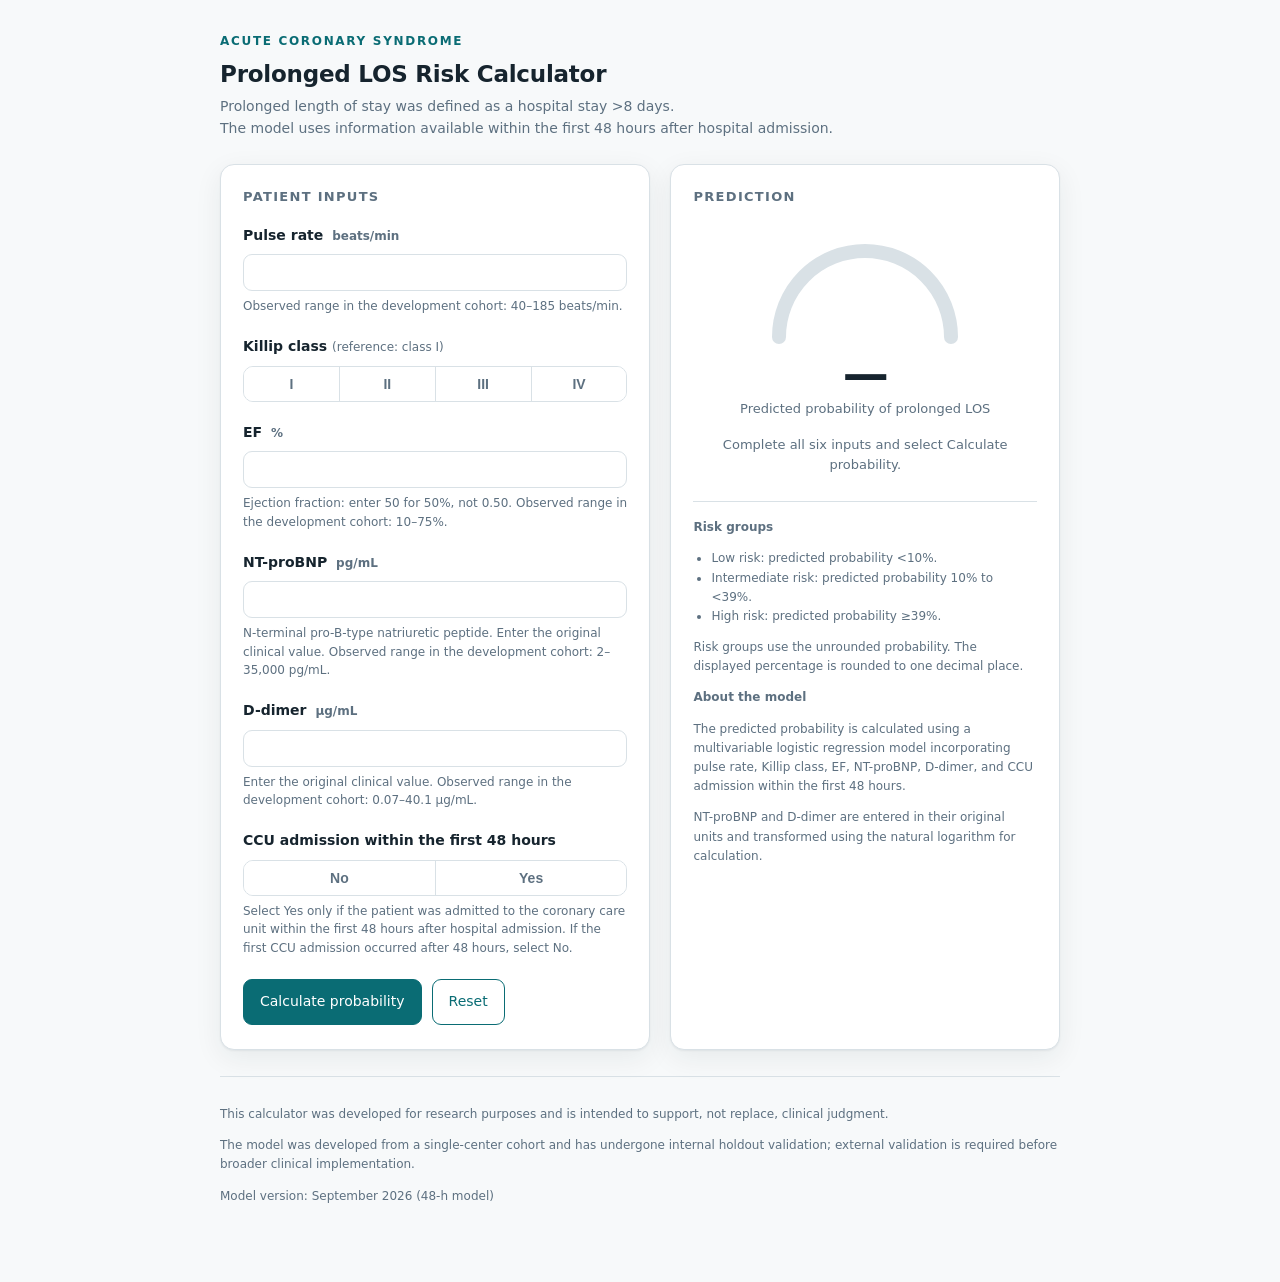
<file: index.html>
<!DOCTYPE html>
<html lang="en">
<head>
<meta charset="UTF-8">
<meta name="viewport" content="width=device-width, initial-scale=1.0">
<title>Prolonged LOS Risk Calculator — ACS</title>
<link rel="icon" href="data:image/svg+xml,%3Csvg xmlns='http://www.w3.org/2000/svg' viewBox='0 0 32 32'%3E%3Crect width='32' height='32' rx='6' fill='%230a6c74'/%3E%3Cpath d='M14 7h4v7h7v4h-7v7h-4v-7H7v-4h7z' fill='white'/%3E%3C/svg%3E">
<style>
  :root{
    --ink:#16242e;
    --muted:#5d7080;
    --line:#d9e1e6;
    --paper:#f7f9fa;
    --card:#ffffff;
    --accent:#0a6c74;       /* deep teal — clinical, not corporate blue */
    --accent-soft:#e3f0f0;
    --low:#2f8f5b;
    --mid:#c98a13;
    --high:#c0392b;
    --shadow:0 1px 2px rgba(16,36,46,.06),0 8px 28px rgba(16,36,46,.07);
  }
  *{box-sizing:border-box}
  body{
    margin:0;background:var(--paper);color:var(--ink);
    font-family:"Segoe UI",-apple-system,system-ui,"Helvetica Neue",Arial,"PingFang SC","Microsoft YaHei",sans-serif;
    line-height:1.55;
    -webkit-font-smoothing:antialiased;
  }
  .wrap{max-width:880px;margin:0 auto;padding:32px 20px 64px}
  header{margin-bottom:20px}
  .eyebrow{font-size:12px;letter-spacing:.14em;text-transform:uppercase;color:var(--accent);font-weight:600}
  h1{font-size:23px;margin:6px 0 4px;font-weight:650;letter-spacing:-.01em}
  .sub{color:var(--muted);font-size:14px;margin:0}
  .grid{display:grid;grid-template-columns:1.05fr .95fr;gap:20px;margin-top:24px}
  @media(max-width:760px){.grid{grid-template-columns:1fr}}
  .card{background:var(--card);border:1px solid var(--line);border-radius:14px;padding:22px 22px 24px;box-shadow:var(--shadow)}
  .card h2{font-size:13px;text-transform:uppercase;letter-spacing:.1em;color:var(--muted);margin:0 0 18px;font-weight:600}
  .field{margin-bottom:20px}
  .field:last-child{margin-bottom:0}
  label.lbl{display:block;font-size:14px;font-weight:600;margin-bottom:8px}
  .hint{font-size:12px;color:var(--muted);font-weight:400}
  /* segmented control */
  .seg{display:flex;border:1px solid var(--line);border-radius:10px;overflow:hidden}
  .seg button{flex:1;border:0;background:var(--card);padding:9px 0;font-size:14px;font-weight:600;color:var(--muted);cursor:pointer;transition:.15s}
  .seg button+button{border-left:1px solid var(--line)}
  .seg button[aria-pressed="true"]{background:var(--accent);color:#fff}
  .seg button:focus-visible{outline:2px solid var(--accent);outline-offset:-2px}
  /* slider row */
  .sliderrow{display:flex;align-items:center;gap:14px}
  input[type=range]{flex:1;accent-color:var(--accent)}
  .numbox{width:92px}
  input[type=number]{
    width:100%;padding:9px 10px;border:1px solid var(--line);border-radius:9px;font-size:15px;color:var(--ink);
    font-variant-numeric:tabular-nums;
  }
  input[type=number]:focus{outline:2px solid var(--accent);outline-offset:-1px;border-color:var(--accent)}
  .unit{font-size:12px;color:var(--muted);margin-left:4px}
  /* result */
  .result{display:flex;flex-direction:column;align-items:center;text-align:center;padding-top:6px}
  .gauge{position:relative;width:200px;height:110px;margin:6px 0 4px}
  .pct{font-size:46px;font-weight:700;letter-spacing:-.02em;font-variant-numeric:tabular-nums;line-height:1}
  .pctlabel{font-size:13px;color:var(--muted);margin-top:2px}
  .band{display:inline-block;margin-top:14px;padding:5px 14px;border-radius:999px;font-size:13px;font-weight:600}
  .logitline{margin-top:18px;font-size:12.5px;color:var(--muted);font-variant-numeric:tabular-nums;text-align:center}
  .logitline b{color:var(--ink);font-weight:600}
  .foot{margin-top:26px;font-size:12px;color:var(--muted);border-top:1px solid var(--line);padding-top:16px;line-height:1.6}
  .foot code{background:var(--accent-soft);color:var(--accent);padding:1px 5px;border-radius:5px;font-size:11.5px}

  .field-note{margin:6px 0 0;font-size:12px;color:var(--muted)}
  .field-error{margin:6px 0 0;font-size:12px;color:#a02f24}
  [aria-invalid="true"]{border-color:#a02f24!important}
  .extrapolation{margin:6px 0 0;font-size:12px;color:#805d0d}
  .error-summary{font-size:13px;color:#a02f24;margin-bottom:12px}
  .actions{display:flex;gap:10px;margin-top:22px;flex-wrap:wrap}
  .actions button{padding:11px 16px;border-radius:9px;border:1px solid var(--accent);font:inherit;font-size:14px;cursor:pointer}
  .primary{background:var(--accent);color:white}.secondary{background:white;color:var(--accent)}
  .actions button:focus-visible{outline:2px solid var(--accent);outline-offset:3px}
  .result-status{font-size:13px;color:var(--muted);margin:16px 0 0}
  .risk-definition{font-size:13px;color:var(--muted);margin-top:8px}
  .risk-guide{padding-left:18px;margin-bottom:0}
  [hidden]{display:none!important}
  @media(max-width:400px){.wrap{padding:20px 12px 40px}.card{padding:18px 16px}.grid{gap:16px}h1{font-size:21px}}
</style>
</head>
<body>
<div class="wrap">
  <header>
    <div class="eyebrow">Acute Coronary Syndrome</div>
    <h1>Prolonged LOS Risk Calculator</h1>
    <p class="sub">Prolonged length of stay was defined as a hospital stay &gt;8 days.</p>
    <p class="sub">The model uses information available within the first 48 hours after hospital admission.</p>
  </header>
  <div class="grid">
    <form class="card" id="calculator" novalidate>
      <h2>Patient inputs</h2>
      <div class="error-summary" id="error-summary" role="alert" hidden></div>
      <div class="field">
        <label class="lbl" for="pulseRate">Pulse rate <span class="unit">beats/min</span></label>
        <input type="number" id="pulseRate" step="any" inputmode="decimal" required aria-describedby="pulseRate-note pulseRate-error pulseRate-warning">
        <p class="field-note" id="pulseRate-note">Observed range in the development cohort: 40–185 beats/min.</p>
        <p class="field-error" id="pulseRate-error" hidden></p><p class="extrapolation" id="pulseRate-warning" hidden></p>
      </div>
      <div class="field">
        <label class="lbl" id="killip-label">Killip class <span class="hint">(reference: class I)</span></label>
        <div class="seg" id="killipClass" role="group" aria-labelledby="killip-label" aria-describedby="killipClass-error">
          <button type="button" data-v="I" aria-pressed="false">I</button>
          <button type="button" data-v="II" aria-pressed="false">II</button>
          <button type="button" data-v="III" aria-pressed="false">III</button>
          <button type="button" data-v="IV" aria-pressed="false">IV</button>
        </div>
        <p class="field-error" id="killipClass-error" hidden></p>
      </div>
      <div class="field">
        <label class="lbl" for="ef">EF <span class="unit">%</span></label>
        <input type="number" id="ef" step="any" inputmode="decimal" required aria-describedby="ef-note ef-error ef-warning">
        <p class="field-note" id="ef-note">Ejection fraction: enter 50 for 50%, not 0.50. Observed range in the development cohort: 10–75%.</p>
        <p class="field-error" id="ef-error" hidden></p><p class="extrapolation" id="ef-warning" hidden></p>
      </div>
      <div class="field">
        <label class="lbl" for="ntProBNP">NT-proBNP <span class="unit">pg/mL</span></label>
        <input type="number" id="ntProBNP" step="any" inputmode="decimal" required aria-describedby="ntProBNP-note ntProBNP-error ntProBNP-warning">
        <p class="field-note" id="ntProBNP-note">N-terminal pro-B-type natriuretic peptide. Enter the original clinical value. Observed range in the development cohort: 2–35,000 pg/mL.</p>
        <p class="field-error" id="ntProBNP-error" hidden></p><p class="extrapolation" id="ntProBNP-warning" hidden></p>
      </div>
      <div class="field">
        <label class="lbl" for="dDimer">D-dimer <span class="unit">μg/mL</span></label>
        <input type="number" id="dDimer" step="any" inputmode="decimal" required aria-describedby="dDimer-note dDimer-error dDimer-warning">
        <p class="field-note" id="dDimer-note">Enter the original clinical value. Observed range in the development cohort: 0.07–40.1 μg/mL.</p>
        <p class="field-error" id="dDimer-error" hidden></p><p class="extrapolation" id="dDimer-warning" hidden></p>
      </div>
      <div class="field">
        <label class="lbl" id="ccu-label">CCU admission within the first 48 hours</label>
        <div class="seg" id="ccuWithin48h" role="group" aria-labelledby="ccu-label" aria-describedby="ccu-note ccuWithin48h-error">
          <button type="button" data-v="No" aria-pressed="false">No</button>
          <button type="button" data-v="Yes" aria-pressed="false">Yes</button>
        </div>
        <p class="field-note" id="ccu-note">Select Yes only if the patient was admitted to the coronary care unit within the first 48 hours after hospital admission. If the first CCU admission occurred after 48 hours, select No.</p>
        <p class="field-error" id="ccuWithin48h-error" hidden></p>
      </div>
      <div class="actions"><button class="primary" type="submit">Calculate probability</button><button class="secondary" type="reset">Reset</button></div>
    </form>
    <section class="card" aria-labelledby="result-title">
      <h2 id="result-title">Prediction</h2>
      <div class="result" aria-live="polite" aria-atomic="true">
        <div class="gauge" aria-hidden="true">
          <svg viewBox="0 0 200 110" width="200" height="110">
            <path d="M14 100 A86 86 0 0 1 186 100" fill="none" stroke="var(--line)" stroke-width="14" stroke-linecap="round"/>
            <path id="arc" d="M14 100 A86 86 0 0 1 186 100" fill="none" stroke="var(--accent)" stroke-width="14" stroke-linecap="round"/>
          </svg>
        </div>
        <div class="pct" id="pct">—</div>
        <div class="pctlabel">Predicted probability of prolonged LOS</div>
        <span class="band" id="band" hidden></span>
        <div class="risk-definition" id="risk-definition" hidden></div>
        <p class="result-status" id="result-status">Complete all six inputs and select Calculate probability.</p>
      </div>
      <div class="foot">
        <strong>Risk groups</strong>
        <ul class="risk-guide"><li>Low risk: predicted probability &lt;10%.</li><li>Intermediate risk: predicted probability 10% to &lt;39%.</li><li>High risk: predicted probability ≥39%.</li></ul>
        <p>Risk groups use the unrounded probability. The displayed percentage is rounded to one decimal place.</p>
        <strong>About the model</strong>
        <p>The predicted probability is calculated using a multivariable logistic regression model incorporating pulse rate, Killip class, EF, NT-proBNP, D-dimer, and CCU admission within the first 48 hours.</p>
        <p>NT-proBNP and D-dimer are entered in their original units and transformed using the natural logarithm for calculation.</p>
      </div>
    </section>
  </div>
  <footer class="foot">
    <p>This calculator was developed for research purposes and is intended to support, not replace, clinical judgment.</p>
    <p>The model was developed from a single-center cohort and has undergone internal holdout validation; external validation is required before broader clinical implementation.</p>
    <p id="model-version">Model version: September 2026 (48-h model)</p>
  </footer>
</div>
<script src="calculator-model.js"></script>
<script>
  'use strict';
  const form = document.getElementById('calculator');
  const numericFields = ['pulseRate', 'ef', 'ntProBNP', 'dDimer'];
  const selections = { killipClass: undefined, ccuWithin48h: undefined };
  const arc = document.getElementById('arc');
  const arcLength = arc.getTotalLength();
  arc.style.strokeDasharray = arcLength;
  arc.style.strokeDashoffset = arcLength;
  document.getElementById('model-version').textContent = 'Model version: ' + ACSModel.VERSION;
  function clearFeedback() {
    document.querySelectorAll('.field-error,.extrapolation,#error-summary').forEach(el => { el.textContent = ''; el.hidden = true; });
    form.querySelectorAll('[aria-invalid]').forEach(el => el.removeAttribute('aria-invalid'));
  }
  function clearResult(message) {
    document.getElementById('pct').textContent = '—';
    document.getElementById('pct').style.color = '';
    document.getElementById('band').hidden = true;
    document.getElementById('risk-definition').hidden = true;
    document.getElementById('result-status').textContent = message;
    arc.style.strokeDashoffset = arcLength;
  }
  function invalidate() {
    clearFeedback();
    clearResult('Inputs changed. Select Calculate probability to update the result.');
  }
  for (const id of numericFields) document.getElementById(id).addEventListener('input', invalidate);
  for (const id of Object.keys(selections)) {
    const group = document.getElementById(id);
    group.addEventListener('click', event => {
      const button = event.target.closest('button'); if (!button) return;
      group.querySelectorAll('button').forEach(b => b.setAttribute('aria-pressed', String(b === button)));
      selections[id] = id === 'ccuWithin48h' ? button.dataset.v === 'Yes' : button.dataset.v;
      invalidate();
    });
  }
  form.addEventListener('submit', event => {
    event.preventDefault(); clearFeedback();
    const input = { ...selections };
    for (const id of numericFields) {
      const field = document.getElementById(id);
      input[id] = field.value.trim() === '' ? '' : field.valueAsNumber;
    }
    try {
      const result = ACSModel.predictProlongedLOS(input);
      const colors = { 'Low risk': '--low', 'Intermediate risk': '--mid', 'High risk': '--high' };
      const definitions = { 'Low risk': 'Predicted probability <10%', 'Intermediate risk': 'Predicted probability 10% to <39%', 'High risk': 'Predicted probability ≥39%' };
      const color = getComputedStyle(document.documentElement).getPropertyValue(colors[result.riskGroup]).trim();
      document.getElementById('pct').textContent = (result.probability * 100).toFixed(1) + '%';
      document.getElementById('pct').style.color = color;
      arc.style.stroke = color; arc.style.strokeDashoffset = arcLength * (1 - result.probability);
      const band = document.getElementById('band');
      band.hidden = false; band.textContent = result.riskGroup; band.style.color = color; band.style.background = color + '1f';
      const definition = document.getElementById('risk-definition');
      definition.hidden = false; definition.textContent = definitions[result.riskGroup];
      document.getElementById('result-status').textContent = result.extrapolatedFields.length ? 'One or more inputs involve extrapolation; see the notes below those inputs.' : '';
      for (const id of result.extrapolatedFields) {
        const warning = document.getElementById(id + '-warning'); warning.hidden = false;
        warning.textContent = 'This value is outside the range observed in the model-development cohort; the prediction therefore involves extrapolation.';
      }
    } catch (error) {
      clearResult('No prediction calculated. Please check the inputs.');
      const summary = document.getElementById('error-summary'); summary.hidden = false;
      summary.textContent = error instanceof ACSModel.CalculatorInputError ? 'Please correct the highlighted inputs.' : error.message;
      if (error.fieldErrors) {
        for (const [id, message] of Object.entries(error.fieldErrors)) {
          document.getElementById(id).setAttribute('aria-invalid', 'true');
          const target = document.getElementById(id + '-error'); target.textContent = message; target.hidden = false;
        }
        const first = document.getElementById(Object.keys(error.fieldErrors)[0]);
        (first.matches('input') ? first : first.querySelector('button')).focus();
      }
    }
  });
  form.addEventListener('reset', () => {
    Object.keys(selections).forEach(key => { selections[key] = undefined; });
    form.querySelectorAll('.seg button').forEach(button => button.setAttribute('aria-pressed', 'false'));
    clearFeedback(); clearResult('Complete all six inputs and select Calculate probability.');
  });
</script>
</body>
</html>
</file>
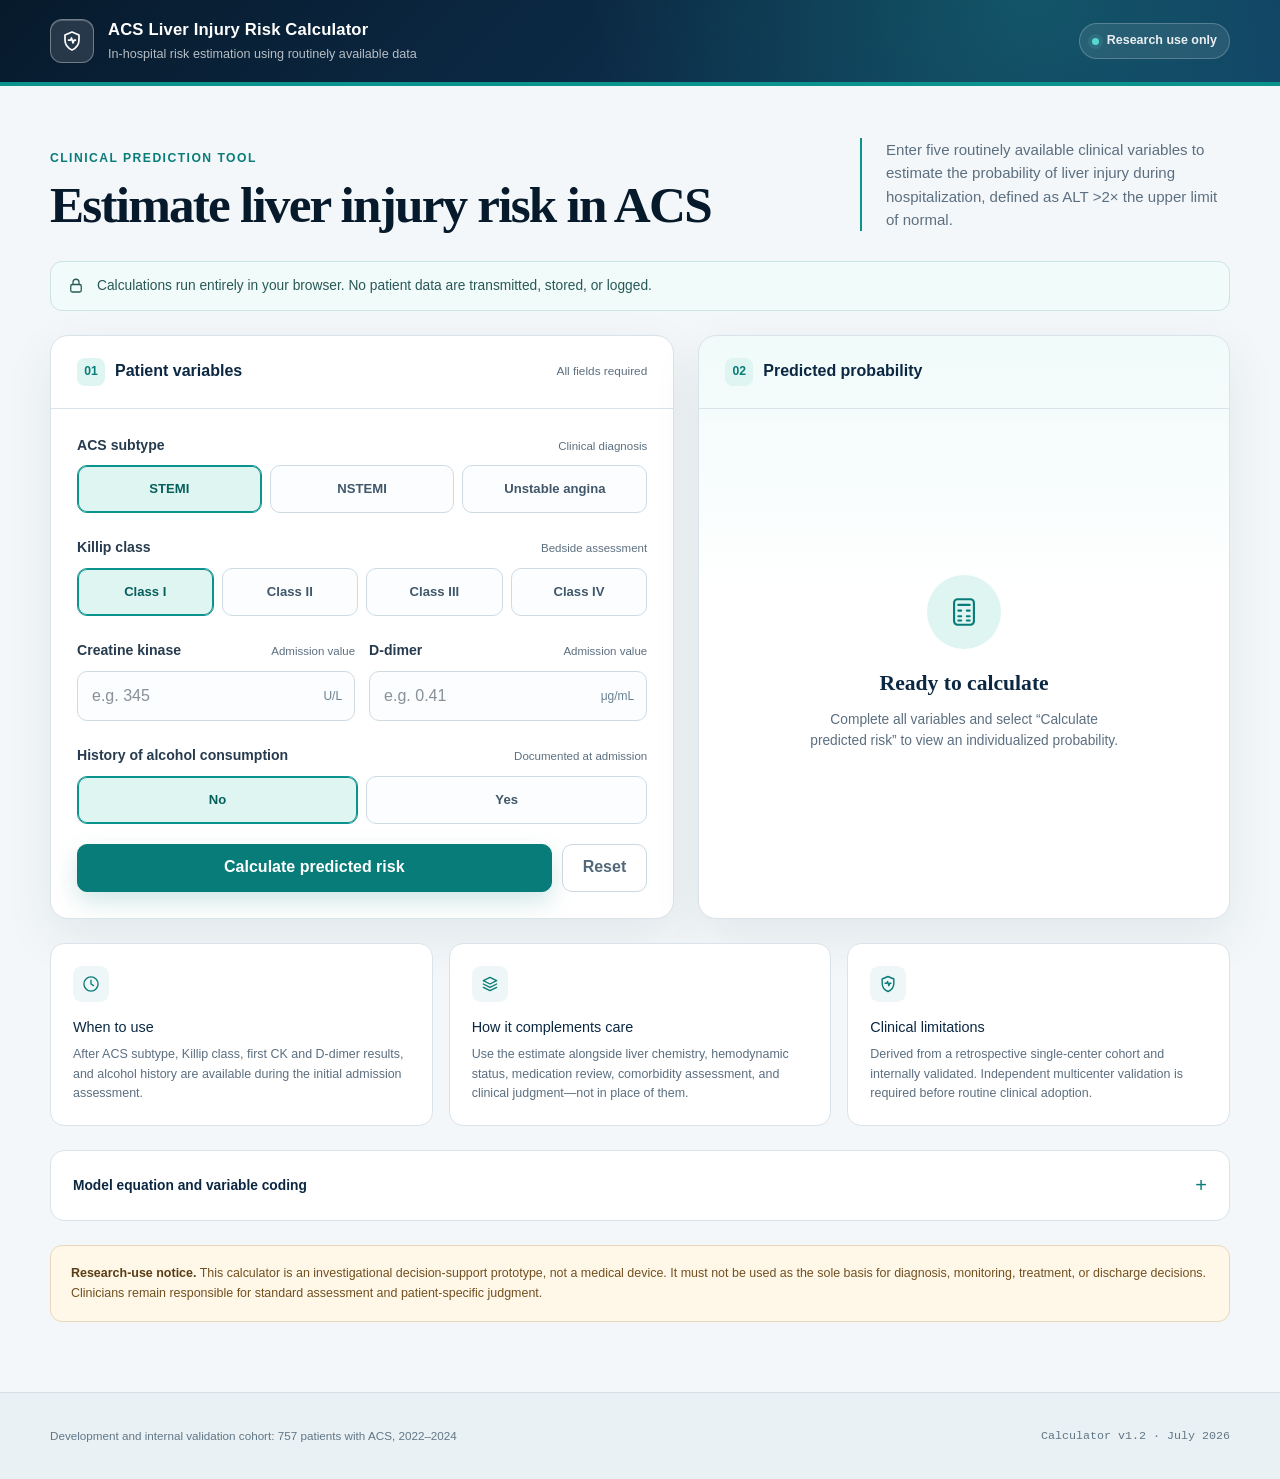
<file: liver-injury/index.html>
<!doctype html>
<html lang="en">
  <head>
    <meta charset="UTF-8" />
    <meta name="viewport" content="width=device-width, initial-scale=1.0" />
    <meta
      name="description"
      content="A research-use clinical prediction calculator for acute coronary syndrome."
    />
    <link rel="icon" href="./favicon.svg" />
    <title>ACS Liver Injury Risk Calculator</title>
    <script type="module" crossorigin src="./assets/calculator-v1.0-C0Pgd4qc.js"></script>
    <link rel="stylesheet" crossorigin href="./assets/index-DC8cSuJD.css">
  </head>
  <body>
    <div id="root"></div>
  </body>
</html>
</file>
<file: liver-injury/assets/index-DC8cSuJD.css>
/*! tailwindcss v4.2.1 | MIT License | https://tailwindcss.com */
@layer properties{@supports (((-webkit-hyphens:none)) and (not (margin-trim:inline))) or ((-moz-orient:inline) and (not (color:rgb(from red r g b)))){*,:before,:after,::backdrop{--tw-blur:initial;--tw-brightness:initial;--tw-contrast:initial;--tw-grayscale:initial;--tw-hue-rotate:initial;--tw-invert:initial;--tw-opacity:initial;--tw-saturate:initial;--tw-sepia:initial;--tw-drop-shadow:initial;--tw-drop-shadow-color:initial;--tw-drop-shadow-alpha:100%;--tw-drop-shadow-size:initial}}}@layer theme{:root,:host{--font-sans:ui-sans-serif, system-ui, sans-serif, "Apple Color Emoji", "Segoe UI Emoji", "Segoe UI Symbol", "Noto Color Emoji";--font-mono:ui-monospace, SFMono-Regular, Menlo, Monaco, Consolas, "Liberation Mono", "Courier New", monospace;--spacing:.25rem;--default-font-family:var(--font-sans);--default-mono-font-family:var(--font-mono)}}@layer base{*,:after,:before,::backdrop{box-sizing:border-box;border:0 solid;margin:0;padding:0}::file-selector-button{box-sizing:border-box;border:0 solid;margin:0;padding:0}html,:host{-webkit-text-size-adjust:100%;tab-size:4;line-height:1.5;font-family:var(--default-font-family,ui-sans-serif, system-ui, sans-serif, "Apple Color Emoji", "Segoe UI Emoji", "Segoe UI Symbol", "Noto Color Emoji");font-feature-settings:var(--default-font-feature-settings,normal);font-variation-settings:var(--default-font-variation-settings,normal);-webkit-tap-highlight-color:transparent}hr{height:0;color:inherit;border-top-width:1px}abbr:where([title]){-webkit-text-decoration:underline dotted;text-decoration:underline dotted}h1,h2,h3,h4,h5,h6{font-size:inherit;font-weight:inherit}a{color:inherit;-webkit-text-decoration:inherit;-webkit-text-decoration:inherit;-webkit-text-decoration:inherit;-webkit-text-decoration:inherit;text-decoration:inherit}b,strong{font-weight:bolder}code,kbd,samp,pre{font-family:var(--default-mono-font-family,ui-monospace, SFMono-Regular, Menlo, Monaco, Consolas, "Liberation Mono", "Courier New", monospace);font-feature-settings:var(--default-mono-font-feature-settings,normal);font-variation-settings:var(--default-mono-font-variation-settings,normal);font-size:1em}small{font-size:80%}sub,sup{vertical-align:baseline;font-size:75%;line-height:0;position:relative}sub{bottom:-.25em}sup{top:-.5em}table{text-indent:0;border-color:inherit;border-collapse:collapse}:-moz-focusring{outline:auto}progress{vertical-align:baseline}summary{display:list-item}ol,ul,menu{list-style:none}img,svg,video,canvas,audio,iframe,embed,object{vertical-align:middle;display:block}img,video{max-width:100%;height:auto}button,input,select,optgroup,textarea{font:inherit;font-feature-settings:inherit;font-variation-settings:inherit;letter-spacing:inherit;color:inherit;opacity:1;background-color:#0000;border-radius:0}::file-selector-button{font:inherit;font-feature-settings:inherit;font-variation-settings:inherit;letter-spacing:inherit;color:inherit;opacity:1;background-color:#0000;border-radius:0}:where(select:is([multiple],[size])) optgroup{font-weight:bolder}:where(select:is([multiple],[size])) optgroup option{padding-inline-start:20px}::file-selector-button{margin-inline-end:4px}::placeholder{opacity:1}@supports (not ((-webkit-appearance:-apple-pay-button))) or (contain-intrinsic-size:1px){::placeholder{color:currentColor}@supports (color:color-mix(in lab, red, red)){::placeholder{color:color-mix(in oklab, currentcolor 50%, transparent)}}}textarea{resize:vertical}::-webkit-search-decoration{-webkit-appearance:none}::-webkit-date-and-time-value{min-height:1lh;text-align:inherit}::-webkit-datetime-edit{display:inline-flex}::-webkit-datetime-edit-fields-wrapper{padding:0}::-webkit-datetime-edit{padding-block:0}::-webkit-datetime-edit-year-field{padding-block:0}::-webkit-datetime-edit-month-field{padding-block:0}::-webkit-datetime-edit-day-field{padding-block:0}::-webkit-datetime-edit-hour-field{padding-block:0}::-webkit-datetime-edit-minute-field{padding-block:0}::-webkit-datetime-edit-second-field{padding-block:0}::-webkit-datetime-edit-millisecond-field{padding-block:0}::-webkit-datetime-edit-meridiem-field{padding-block:0}::-webkit-calendar-picker-indicator{line-height:1}:-moz-ui-invalid{box-shadow:none}button,input:where([type=button],[type=reset],[type=submit]){appearance:button}::file-selector-button{appearance:button}::-webkit-inner-spin-button{height:auto}::-webkit-outer-spin-button{height:auto}[hidden]:where(:not([hidden=until-found])){display:none!important}}@layer components;@layer utilities{.visible{visibility:visible}.relative{position:relative}.start{inset-inline-start:var(--spacing)}.end{inset-inline-end:var(--spacing)}.flex{display:flex}.hidden{display:none}.table{display:table}.resize{resize:both}.blur{--tw-blur:blur(8px);filter:var(--tw-blur,) var(--tw-brightness,) var(--tw-contrast,) var(--tw-grayscale,) var(--tw-hue-rotate,) var(--tw-invert,) var(--tw-saturate,) var(--tw-sepia,) var(--tw-drop-shadow,)}}:root{--navy-950:#071a2c;--navy-900:#0b2742;--navy-800:#113b60;--teal-700:#087c78;--teal-600:#0b948e;--teal-100:#dff5f2;--cyan-50:#f1fbfa;--ink:#162536;--muted:#5c6f80;--line:#d9e3e9;--panel:#fff;--canvas:#f3f7f9;--warning:#995a0a;--warning-bg:#fff7e8;--danger:#a43e3e}*{box-sizing:border-box}html{scroll-behavior:smooth}body{background:var(--canvas);color:var(--ink);margin:0;font-family:Inter,ui-sans-serif,-apple-system,BlinkMacSystemFont,Segoe UI,sans-serif;line-height:1.55}button,input{font:inherit}button{cursor:pointer}.site-shell{min-height:100vh}.topbar{background:radial-gradient(circle at 80% -20%, #1b979159, transparent 42%), linear-gradient(135deg, var(--navy-950), var(--navy-800));color:#fff;border-bottom:4px solid var(--teal-600)}.topbar-inner,.page-main,.footer-inner{width:min(1180px,100% - 40px);margin:0 auto}.topbar-inner{justify-content:space-between;align-items:center;gap:24px;min-height:82px;display:flex}.brand{align-items:center;gap:14px;display:flex}.brand-mark{background:#ffffff1f;border:1px solid #ffffff59;border-radius:12px;place-items:center;width:44px;height:44px;display:grid;box-shadow:inset 0 1px #ffffff38}.brand-title{letter-spacing:.01em;margin:0;font-size:1.04rem;font-weight:750}.brand-subtitle{color:#ffffffb3;margin:2px 0 0;font-size:.79rem}.research-badge{color:#ffffffe6;background:#ffffff17;border:1px solid #ffffff38;border-radius:999px;align-items:center;gap:8px;padding:7px 12px;font-size:.78rem;font-weight:650;display:inline-flex}.research-badge:before{content:"";background:#59d7cf;border-radius:50%;width:7px;height:7px;box-shadow:0 0 0 4px #59d7cf1f}.page-main{padding:52px 0 70px}.intro{grid-template-columns:minmax(0,1fr) minmax(260px,370px);align-items:end;gap:48px;margin-bottom:30px;display:grid}.eyebrow{color:var(--teal-700);letter-spacing:.12em;text-transform:uppercase;margin:0 0 10px;font-size:.76rem;font-weight:800}.intro h1{max-width:760px;color:var(--navy-950);letter-spacing:-.035em;margin:0;font-family:Georgia,Times New Roman,serif;font-size:clamp(2.1rem,4vw,3.45rem);font-weight:600;line-height:1.05}.intro-copy{border-left:2px solid var(--teal-600);color:var(--muted);margin:0;padding-left:24px;font-size:.94rem}.privacy-strip{background:var(--cyan-50);color:#285856;border:1px solid #cbe3e1;border-radius:12px;align-items:center;gap:12px;margin-bottom:24px;padding:13px 16px;font-size:.86rem;display:flex}.privacy-strip svg{flex:none}.calculator-grid{grid-template-columns:minmax(0,1.08fr) minmax(360px,.92fr);align-items:stretch;gap:24px;display:grid}.card{border:1px solid var(--line);background:var(--panel);border-radius:18px;overflow:hidden;box-shadow:0 18px 50px #112e4414}.card-header{border-bottom:1px solid var(--line);justify-content:space-between;align-items:center;gap:16px;padding:22px 26px;display:flex}.step-label{background:var(--teal-100);width:28px;height:28px;color:var(--teal-700);border-radius:8px;place-items:center;margin-right:10px;font-size:.76rem;font-weight:850;display:inline-grid}.card-title{color:var(--navy-900);align-items:center;margin:0;font-size:1rem;font-weight:760;display:flex}.required-note{color:var(--muted);font-size:.74rem}.input-form{padding:26px}.field{border:0;margin:0 0 24px;padding:0}.field:last-of-type{margin-bottom:20px}.field-label{color:#263b4d;justify-content:space-between;align-items:baseline;gap:16px;width:100%;margin-bottom:9px;font-size:.88rem;font-weight:700;display:flex}.field-hint{color:var(--muted);font-size:.72rem;font-weight:500}.segment-group{grid-template-columns:repeat(3,minmax(0,1fr));gap:8px;display:grid}.segment-group.two{grid-template-columns:repeat(2,minmax(0,1fr))}.segment-group.four{grid-template-columns:repeat(4,minmax(0,1fr))}.segment{position:relative}.segment input{opacity:0;width:1px;height:1px;position:absolute}.segment label{color:#41576a;text-align:center;background:#fbfdfe;border:1px solid #cfdbe2;border-radius:10px;place-items:center;min-height:48px;padding:8px 10px;font-size:.82rem;font-weight:680;transition:border-color .15s,background .15s,color .15s,transform .15s;display:grid}.segment label:hover{border-color:#86bab7;transform:translateY(-1px)}.segment input:focus-visible+label{outline-offset:2px;outline:3px solid #0b948e38}.segment input:checked+label{border-color:var(--teal-600);background:var(--teal-100);color:#075f5b;box-shadow:inset 0 0 0 1px var(--teal-600)}.number-row{grid-template-columns:repeat(2,minmax(0,1fr));gap:14px;display:grid}.number-control{position:relative}.number-control input{width:100%;height:50px;color:var(--ink);background:#fbfdfe;border:1px solid #cfdbe2;border-radius:10px;outline:none;padding:0 70px 0 14px;transition:border-color .15s,box-shadow .15s}.number-control input:focus{border-color:var(--teal-600);box-shadow:0 0 0 3px #0b948e24}.number-control .unit{color:#688091;font-size:.75rem;position:absolute;top:50%;right:13px;transform:translateY(-50%)}.range-warning{color:var(--warning);margin:8px 0 0;font-size:.73rem}.form-error{color:var(--danger);margin:0 0 14px;font-size:.8rem}.form-actions{grid-template-columns:minmax(0,1fr) auto;gap:10px;display:grid}.primary-button,.secondary-button{border-radius:10px;min-height:48px;font-weight:750;transition:background .15s,transform .15s,box-shadow .15s}.primary-button{border:1px solid var(--teal-700);background:var(--teal-700);color:#fff;box-shadow:0 10px 24px #087c782e}.primary-button:hover{background:#066c68;transform:translateY(-1px)}.secondary-button{color:#536879;background:#fff;border:1px solid #ccd8df;padding:0 20px}.secondary-button:hover{background:#f4f8fa}.result-card{background:linear-gradient(#e3f7f58a,#0000 45%),#fff;flex-direction:column;min-height:100%;display:flex}.result-body{flex-direction:column;flex:1;padding:30px;display:flex}.result-empty{text-align:center;flex:1;place-items:center;min-height:330px;display:grid}.empty-icon{background:var(--teal-100);width:74px;height:74px;color:var(--teal-700);border-radius:50%;place-items:center;margin:0 auto 18px;display:grid}.result-empty h3{color:var(--navy-900);margin:0 0 8px;font-family:Georgia,Times New Roman,serif;font-size:1.35rem;font-weight:600}.result-empty p{max-width:320px;color:var(--muted);margin:0;font-size:.86rem}.result-kicker{color:var(--teal-700);letter-spacing:.1em;text-transform:uppercase;margin:0 0 5px;font-size:.72rem;font-weight:850}.result-outcome{color:var(--muted);margin:0;font-size:.83rem}.risk-value{color:var(--navy-950);letter-spacing:-.06em;margin:18px 0 4px;font-family:Georgia,Times New Roman,serif;font-size:clamp(3.7rem,8vw,5.6rem);font-weight:500;line-height:.95}.risk-value span{color:var(--teal-700);margin-left:4px;font-family:inherit;font-size:.42em}.risk-caption{color:#52697a;margin:0 0 22px;font-size:.82rem}.risk-track{background:#e8eff2;border-radius:999px;height:12px;margin-bottom:8px;position:relative;overflow:hidden}.risk-fill{border-radius:inherit;background:linear-gradient(90deg,#54c9c1,#087c78 75%,#0b4969);height:100%;transition:width .45s cubic-bezier(.2,.7,.2,1)}.risk-axis{color:#718594;justify-content:space-between;font-size:.67rem;display:flex}.result-divider{background:var(--line);height:1px;margin:26px 0 22px}.result-summary{gap:11px;margin:0;display:grid}.summary-row{justify-content:space-between;align-items:baseline;gap:16px;display:flex}.summary-row dt{color:var(--muted);font-size:.76rem}.summary-row dd{color:#2d4355;text-align:right;margin:0;font-size:.78rem;font-weight:720}.result-note{color:#6c7f8e;margin-top:auto;padding-top:24px;font-size:.74rem}.interpretation{grid-template-columns:repeat(3,minmax(0,1fr));gap:16px;margin-top:24px;display:grid}.info-card{border:1px solid var(--line);background:#fff;border-radius:14px;padding:22px}.info-icon{width:36px;height:36px;color:var(--teal-700);background:#eef6f7;border-radius:9px;place-items:center;margin-bottom:14px;display:grid}.info-card h3{color:var(--navy-900);margin:0 0 7px;font-size:.9rem}.info-card p{color:var(--muted);margin:0;font-size:.78rem}.method-panel{border:1px solid var(--line);background:#fff;border-radius:14px;margin-top:24px;padding:0}.method-panel summary{color:var(--navy-900);justify-content:space-between;align-items:center;gap:20px;padding:19px 22px;font-size:.86rem;font-weight:760;list-style:none;display:flex}.method-panel summary::-webkit-details-marker{display:none}.method-panel summary:after{color:var(--teal-700);content:"+";font-size:1.25rem;font-weight:400}.method-panel[open] summary:after{content:"−"}.method-content{border-top:1px solid var(--line);padding:0 22px 22px}.formula{color:#263e51;white-space:nowrap;background:#f5f8fa;border-radius:10px;margin:18px 0 12px;padding:16px;font-family:SFMono-Regular,Consolas,Liberation Mono,monospace;font-size:.76rem;line-height:1.65;overflow-x:auto}.method-content p{color:var(--muted);margin:10px 0 0;font-size:.78rem}.disclaimer{background:var(--warning-bg);color:#72501f;border:1px solid #ead8ba;border-radius:12px;margin-top:24px;padding:18px 20px;font-size:.78rem}.disclaimer strong{color:#5b3d14}.site-footer{background:#eaf1f4;border-top:1px solid #d4e0e6}.footer-inner{color:#607686;justify-content:space-between;align-items:center;gap:20px;min-height:86px;font-size:.73rem;display:flex}.version{font-family:SFMono-Regular,Consolas,monospace}@media (width<=900px){.intro{grid-template-columns:1fr;gap:20px}.intro-copy{max-width:680px}.calculator-grid{grid-template-columns:1fr}.result-card{min-height:500px}.interpretation{grid-template-columns:1fr}}@media (width<=620px){.topbar-inner,.page-main,.footer-inner{width:min(100% - 24px,1180px)}.topbar-inner{min-height:72px}.research-badge{display:none}.brand-mark{width:38px;height:38px}.brand-title{font-size:.9rem}.page-main{padding:36px 0 50px}.intro h1{font-size:2.2rem}.intro-copy{padding-left:16px}.card-header,.input-form,.result-body{padding-left:18px;padding-right:18px}.number-row,.form-actions{grid-template-columns:1fr}.secondary-button{width:100%}.footer-inner{flex-direction:column;justify-content:center;align-items:flex-start;padding:18px 0}}@media (prefers-reduced-motion:reduce){*,:before,:after{scroll-behavior:auto!important;transition-duration:.01ms!important}}@property --tw-blur{syntax:"*";inherits:false}@property --tw-brightness{syntax:"*";inherits:false}@property --tw-contrast{syntax:"*";inherits:false}@property --tw-grayscale{syntax:"*";inherits:false}@property --tw-hue-rotate{syntax:"*";inherits:false}@property --tw-invert{syntax:"*";inherits:false}@property --tw-opacity{syntax:"*";inherits:false}@property --tw-saturate{syntax:"*";inherits:false}@property --tw-sepia{syntax:"*";inherits:false}@property --tw-drop-shadow{syntax:"*";inherits:false}@property --tw-drop-shadow-color{syntax:"*";inherits:false}@property --tw-drop-shadow-alpha{syntax:"<percentage>";inherits:false;initial-value:100%}@property --tw-drop-shadow-size{syntax:"*";inherits:false}
</file>
